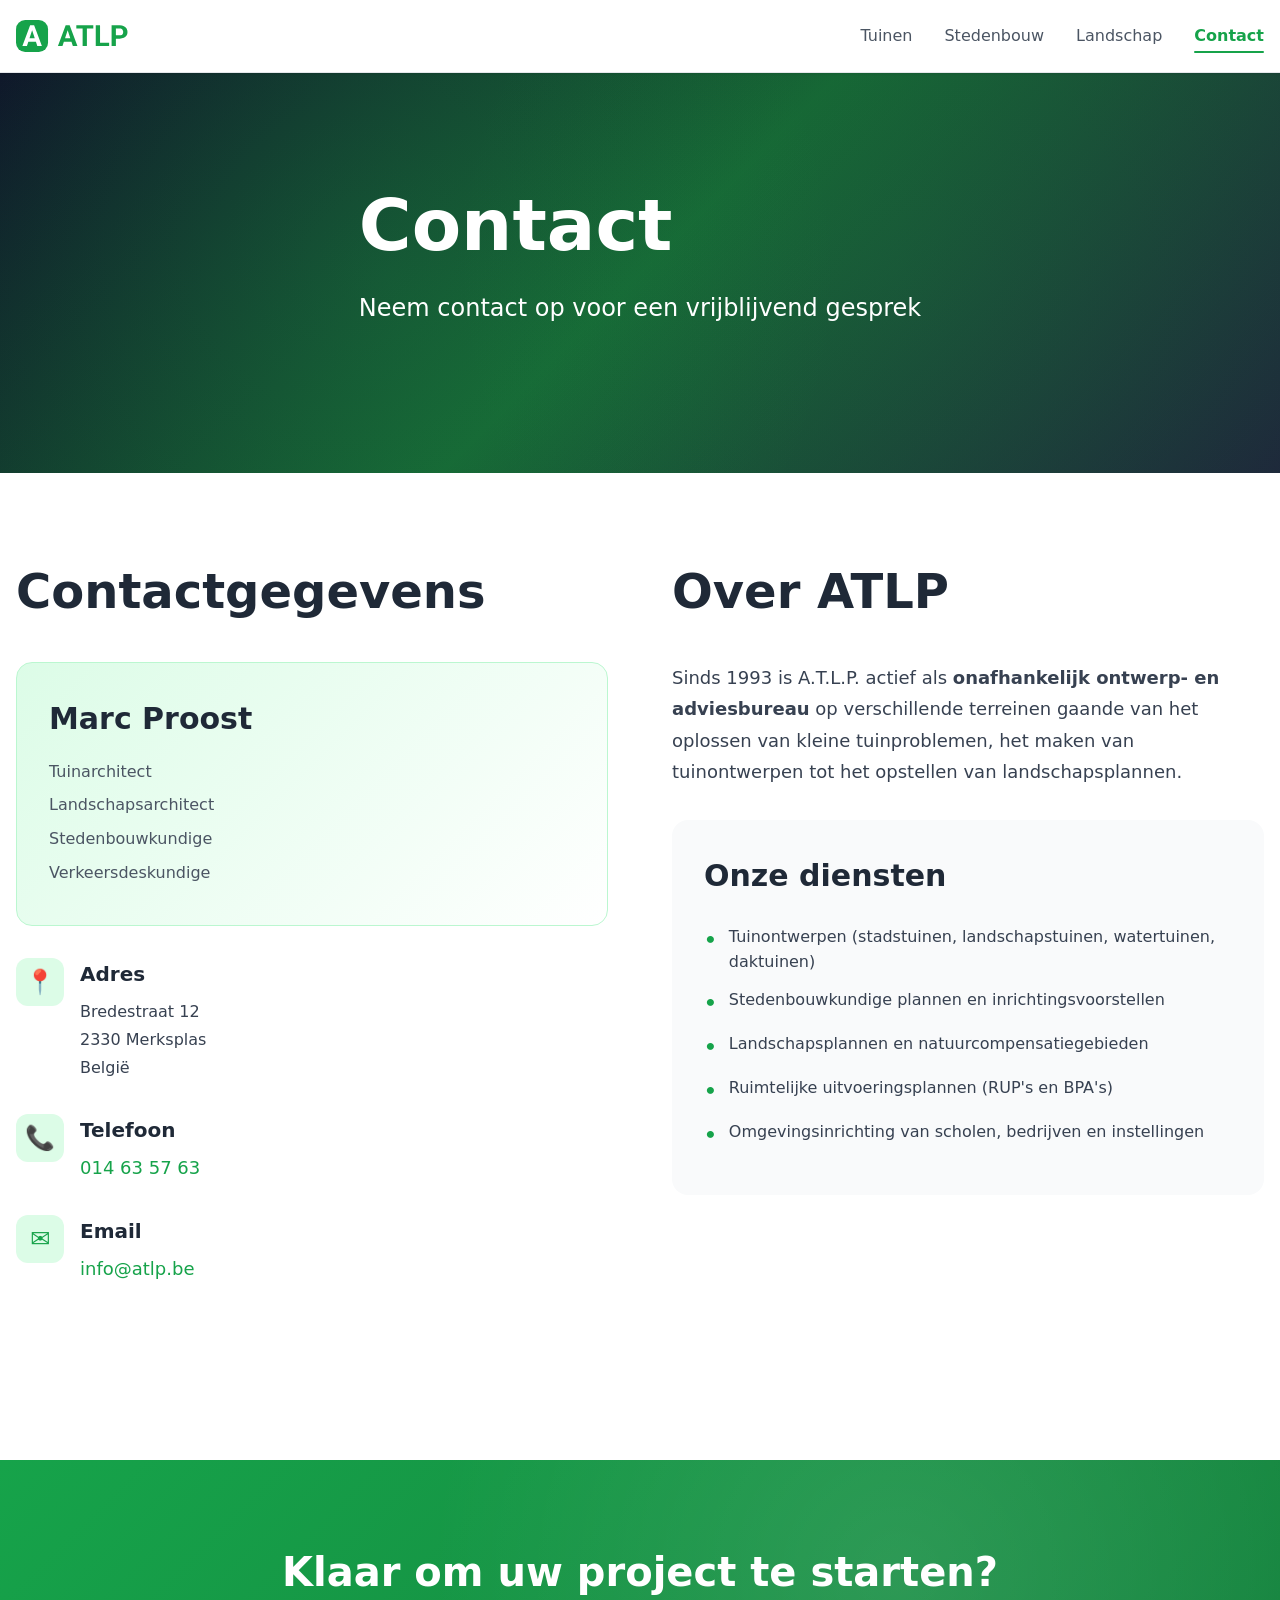
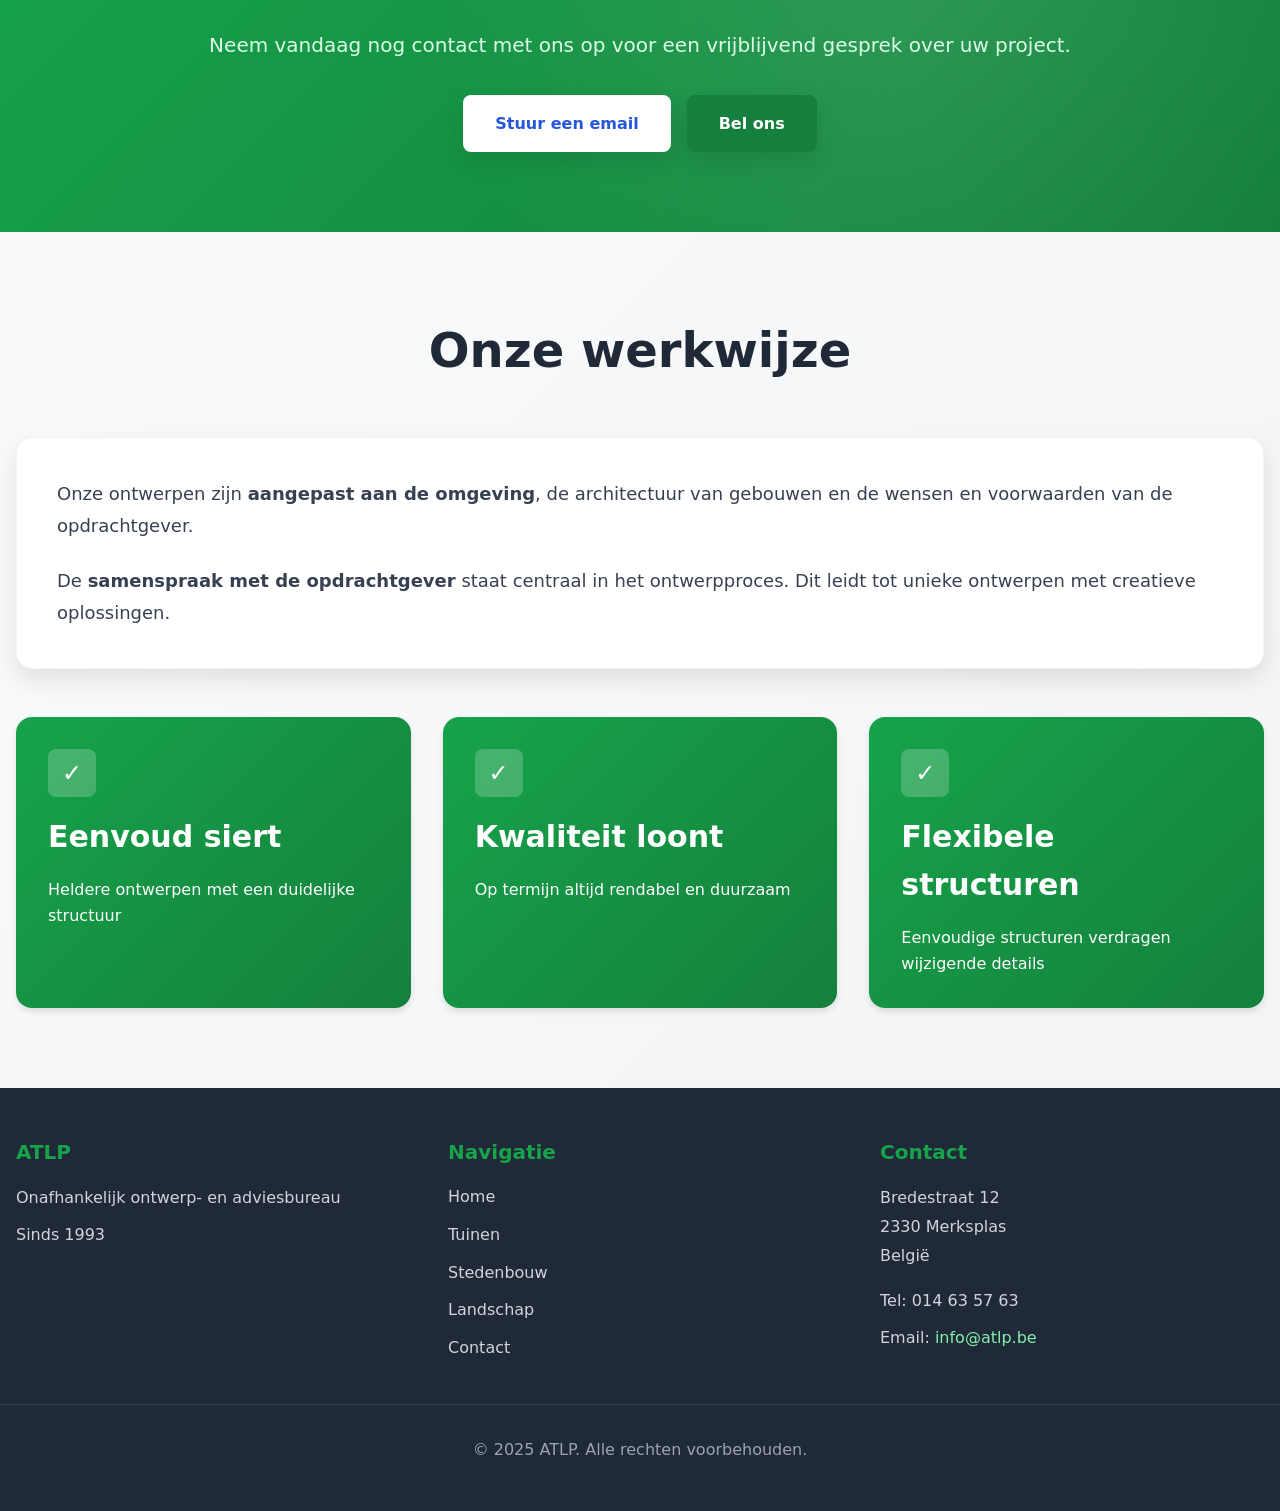
<file: contact.html>
<!DOCTYPE html>
<html lang="nl">
<head>
  <meta charset="UTF-8">
  <meta name="viewport" content="width=device-width, initial-scale=1.0">
  <title>Contact - ATLP</title>
  <meta name="description" content="Neem contact op met ATLP voor een vrijblijvend gesprek over uw project.">
  <link rel="stylesheet" href="style.css">
</head>
<body>
  <!-- Header -->
  <header>
    <div class="header-container">
      <a href="index.html" class="logo">
        <span class="logo-icon"><img src="images/logo-atlp.svg" alt="ATLP"></span>
      </a>
      
      <button class="mobile-menu-toggle">☰</button>
      
      <nav id="mainNav">
        <ul>
          <li><a href="tuinen.html">Tuinen</a></li>
          <li><a href="stedenbouw.html">Stedenbouw</a></li>
          <li><a href="landschap.html">Landschap</a></li>
          <li><a href="contact.html" class="active">Contact</a></li>
        </ul>
      </nav>
    </div>
  </header>

  <!-- Main Content -->
  <main>
    <!-- Hero Section -->
    <section class="hero hero-contact">
      <div class="hero-content">
        <h1>Contact</h1>
        <p>Neem contact op voor een vrijblijvend gesprek</p>
      </div>
    </section>

    <!-- Contact Content -->
    <section class="section-white">
      <div class="container">
        <div class="contact-grid">
          <!-- Contact Information -->
          <div>
            <h2 class="mb-4">Contactgegevens</h2>
            
            <!-- Person Info -->
            <div class="person-card">
              <h3>Marc Proost</h3>
              <p>Tuinarchitect</p>
              <p>Landschapsarchitect</p>
              <p>Stedenbouwkundige</p>
              <p>Verkeersdeskundige</p>
            </div>

            <!-- Address -->
            <div class="contact-info">
              <div class="contact-icon">📍</div>
              <div class="contact-details">
                <h3>Adres</h3>
                <p style="color: #374151; line-height: 1.75;">
                  Bredestraat 12<br>
                  2330 Merksplas<br>
                  België
                </p>
              </div>
            </div>

            <!-- Phone -->
            <div class="contact-info">
              <div class="contact-icon">📞</div>
              <div class="contact-details">
                <h3>Telefoon</h3>
                <a href="tel:014635763" style="font-size: 1.125rem;">014 63 57 63</a>
              </div>
            </div>

            <!-- Email -->
            <div class="contact-info">
              <div class="contact-icon">✉️</div>
              <div class="contact-details">
                <h3>Email</h3>
                <a href="mailto:info@atlp.be" style="font-size: 1.125rem;">info@atlp.be</a>
              </div>
            </div>
          </div>

          <!-- About & Services -->
          <div>
            <h2 class="mb-4">Over ATLP</h2>
            
            <p class="text-lg mb-3" style="color: #374151; line-height: 1.75;">
              Sinds 1993 is A.T.L.P. actief als <strong>onafhankelijk ontwerp- en adviesbureau</strong> op 
              verschillende terreinen gaande van het oplossen van kleine tuinproblemen, het maken van 
              tuinontwerpen tot het opstellen van landschapsplannen.
            </p>
            
            <div style="background: #f9fafb; padding: 2rem; border-radius: 1rem; margin-top: 2rem;">
              <h3 class="mb-3">Onze diensten</h3>
              <ul class="bullet-list">
                <li>
                  <span class="bullet">•</span>
                  <span style="color: #374151;">Tuinontwerpen (stadstuinen, landschapstuinen, watertuinen, daktuinen)</span>
                </li>
                <li>
                  <span class="bullet">•</span>
                  <span style="color: #374151;">Stedenbouwkundige plannen en inrichtingsvoorstellen</span>
                </li>
                <li>
                  <span class="bullet">•</span>
                  <span style="color: #374151;">Landschapsplannen en natuurcompensatiegebieden</span>
                </li>
                <li>
                  <span class="bullet">•</span>
                  <span style="color: #374151;">Ruimtelijke uitvoeringsplannen (RUP's en BPA's)</span>
                </li>
                <li>
                  <span class="bullet">•</span>
                  <span style="color: #374151;">Omgevingsinrichting van scholen, bedrijven en instellingen</span>
                </li>
              </ul>
            </div>
          </div>
        </div>
      </div>
    </section>

    <!-- CTA Section -->
    <section class="section-green">
      <div class="container text-center" style="position: relative; z-index: 1;">
        <h2 style="font-size: 2.5rem;">Klaar om uw project te starten?</h2>
        <p class="text-xl mb-4" style="color: #dcfce7;">
          Neem vandaag nog contact met ons op voor een vrijblijvend gesprek over uw project.
        </p>
        <div style="display: flex; gap: 1rem; justify-content: center; flex-wrap: wrap;">
          <a href="mailto:info@atlp.be" class="btn btn-secondary">Stuur een email</a>
          <a href="tel:014635763" class="btn" style="background: #15803d; color: white; box-shadow: 0 10px 25px rgba(0,0,0,0.1);">Bel ons</a>
        </div>
      </div>
    </section>

    <!-- Philosophy Section -->
    <section class="section-gray">
      <div class="container">
        <h2 class="text-center mb-6">Onze werkwijze</h2>
        
        <div style="max-width: 80rem; margin: 0 auto;">
          <div class="info-box">
            <p class="text-lg mb-3" style="color: #374151; line-height: 1.75;">
              Onze ontwerpen zijn <strong>aangepast aan de omgeving</strong>, de architectuur van 
              gebouwen en de wensen en voorwaarden van de opdrachtgever.
            </p>
            <p class="text-lg" style="color: #374151; line-height: 1.75;">
              De <strong>samenspraak met de opdrachtgever</strong> staat centraal in het ontwerpproces. 
              Dit leidt tot unieke ontwerpen met creatieve oplossingen.
            </p>
          </div>

          <div class="grid grid-3">
            <div class="feature-card">
              <div class="feature-icon">✓</div>
              <h3>Eenvoud siert</h3>
              <p>Heldere ontwerpen met een duidelijke structuur</p>
            </div>
            <div class="feature-card">
              <div class="feature-icon">✓</div>
              <h3>Kwaliteit loont</h3>
              <p>Op termijn altijd rendabel en duurzaam</p>
            </div>
            <div class="feature-card">
              <div class="feature-icon">✓</div>
              <h3>Flexibele structuren</h3>
              <p>Eenvoudige structuren verdragen wijzigende details</p>
            </div>
          </div>
        </div>
      </div>
    </section>
  </main>

  <!-- Footer -->
  <footer>
    <div class="footer-container">
      <div class="footer-section">
        <h3>ATLP</h3>
        <p>Onafhankelijk ontwerp- en adviesbureau</p>
        <p>Sinds 1993</p>
      </div>
      <div class="footer-section">
        <h3>Navigatie</h3>
        <ul class="footer-nav">
          <li><a href="index.html">Home</a></li>
          <li><a href="tuinen.html">Tuinen</a></li>
          <li><a href="stedenbouw.html">Stedenbouw</a></li>
          <li><a href="landschap.html">Landschap</a></li>
          <li><a href="contact.html">Contact</a></li>
        </ul>
      </div>
      <div class="footer-section">
        <h3>Contact</h3>
        <p>Bredestraat 12<br>2330 Merksplas<br>België</p>
        <p class="mt-2">Tel: 014 63 57 63</p>
        <p>Email: <a href="mailto:info@atlp.be">info@atlp.be</a></p>
      </div>
    </div>
    <div class="copyright">
      <div class="container">
        <p>&copy; 2025 ATLP. Alle rechten voorbehouden.</p>
      </div>
    </div>
  </footer>

  <script>
    function toggleMenu() {
      const nav = document.getElementById('mainNav');
      nav.classList.toggle('active');
    }
  </script>

  <script>
document.addEventListener("DOMContentLoaded", function () {
  const knop = document.querySelector(".mobile-menu-toggle");
  const menu = document.querySelector("nav");

  knop.addEventListener("click", function () {
    menu.classList.toggle("active");
  });
});
</script>
</body>
</html>
</file>
<file: style.css>
/* ATLP Website - Gezamenlijke Stylesheet */

/* === Reset & Base === */
* {
  margin: 0;
  padding: 0;
  box-sizing: border-box;
}

body {
  font-family: system-ui, -apple-system, BlinkMacSystemFont, 'Segoe UI', Roboto, 'Helvetica Neue', Arial, sans-serif;
  line-height: 1.6;
  color: #1f2937;
  min-height: 100vh;
  display: flex;
  flex-direction: column;
}

img {
  max-width: 100%;
  height: auto;
  display: block;
}

a {
  text-decoration: none;
  color: inherit;
}

/* === Header & Navigation === */
header {
  background: white;
  box-shadow: 0 1px 3px rgba(0, 0, 0, 0.1);
  position: relative;
  top: 0;
  z-index: 1000;
  border-bottom: 1px solid #e5e7eb;
}

.header-container {
  max-width: 1280px;
  margin: 0 auto;
  padding: 1.25rem 1rem;
  display: flex;
  justify-content: space-between;
  align-items: center;
}

.logo {
  display: flex;
  align-items: center;
  gap: 0.75rem;
  font-size: 1.5rem;
  font-weight: bold;
  color: #16a34a;
  transition: color 0.3s;
}

.logo:hover {
  color: #15803d;
}

.logo-icon {
  width: 10rem;
  height: 2rem;
  display: flex;
}

nav ul {
  display: flex;
  list-style: none;
  gap: 2rem;
}

nav a {
  color: #4b5563;
  font-weight: 500;
  transition: color 0.3s;
  position: relative;
  padding: 0.5rem 0;
}

nav a:hover {
  color: #16a34a;
}

nav a.active {
  color: #16a34a;
  font-weight: 600;
}

nav a.active::after {
  content: '';
  position: absolute;
  bottom: 0;
  left: 0;
  right: 0;
  height: 2px;
  background: #16a34a;
  border-radius: 2px;
}

/* Mobile menu toggle */
.mobile-menu-toggle {
  display: none;
  background: none;
  border: none;
  font-size: 1.5rem;
  cursor: pointer;
  color: #4b5563;
}

@media (max-width: 768px) {
  .mobile-menu-toggle {
    display: block;
  }
  
  nav {
    display: none;
    position: absolute;
    top: 100%;
    left: 0;
    right: 0;
    background: white;
    box-shadow: 0 4px 6px rgba(0, 0, 0, 0.1);
  }
  
  nav.active {
    display: block;
  }
  
  nav ul {
    flex-direction: column;
    gap: 0;
    padding: 1rem;
  }
  
  nav a {
    display: block;
    padding: 1rem;
    border-bottom: 1px solid #f3f4f6;
  }
}

/* === Main Content === */
main {
  flex: 1;
}

/* === Container === */
.container {
  max-width: 1280px;
  margin: 0 auto;
  padding: 0 1rem;
}

/* === Hero Sections === */
.hero {
  position: relative;
  height: 600px;
  color: white;
  overflow: hidden;
  display: flex;
  align-items: center;
}

.hero.hero-home {
  background: linear-gradient(135deg, #0f172a 0%, #166534 50%, #1e293b 100%);
  background-image: url("https://atlp.be/images/algemeen/kantoor.JPG");
  background-size: cover;
  background-blend-mode: overlay;
}

.hero.hero-tuinen {
  background: linear-gradient(135deg, #065f46 0%, #10b981 50%, #064e3b 100%);
}

.hero.hero-stedenbouw {
  background: linear-gradient(135deg, #1e3a8a 0%, #3b82f6 50%, #1e40af 100%);
}

.hero.hero-landschap {
  background: linear-gradient(135deg, #78350f 0%, #f59e0b 50%, #92400e 100%);
}

.hero.hero-contact {
  background: linear-gradient(135deg, #0f172a 0%, #166534 50%, #1e293b 100%);
  height: 400px;
}

.hero::before {
  content: '';
  position: absolute;
  inset: 0;
  background: radial-gradient(circle at 30% 50%, rgba(34, 197, 94, 0.1), transparent 50%);
}

.hero::after {
  content: '';
  position: absolute;
  inset: 0;
  background: radial-gradient(circle at 70% 50%, rgba(34, 197, 94, 0.05), transparent 50%);
}

.hero-content {
  position: relative;
  z-index: 1;
  max-width: 1280px;
  margin: 0 auto;
  padding: 0 1rem;
}

.hero h1 {
  font-size: 4.5rem;
  font-weight: bold;
  margin-bottom: 1.5rem;
  line-height: 1.1;
}

.hero p {
  font-size: 1.5rem;
  margin-bottom: 2rem;
  color: #ffffff;
  max-width: 48rem;
}

@media (max-width: 768px) {
  .hero {
    height: 400px;
  }
  
  .hero h1 {
    font-size: 2.5rem;
  }
  
  .hero p {
    font-size: 1.125rem;
  }
}

/* === Buttons === */
.btn {
  display: inline-block;
  padding: 1rem 2rem;
  border-radius: 0.5rem;
  font-weight: 600;
  transition: all 0.3s;
  cursor: pointer;
  border: none;
  font-size: 1rem;
}

.btn-primary {
  background: #16a34a;
  color: white;
}

.btn-primary:hover {
  background: #15803d;
  transform: scale(1.05);
}

.btn-secondary {
  background: white;
  color: #2556db;
  box-shadow: 0 10px 25px rgba(0, 0, 0, 0.1);
}

.btn-secondaryGreen {
  background: white;
  color: #1d8946;
  box-shadow: 0 10px 25px rgba(0, 0, 0, 0.1);
}

.btn-secondary:hover {
  background: #f9fafb;
  transform: scale(1.05);
}

.btn-secondaryGreen:hover {
  background: #f9fafb;
  transform: scale(1.05);
}

.btn-blue {
  background: white;
  color: #2563eb;
}

.btn-blue:hover {
  background: #f9fafb;
}

.btn-amber {
  background: white;
  color: #d97706;
}

.btn-amber:hover {
  background: #f9fafb;
  transform: scale(1.05);
}

/* === Sections === */
section {
  padding: 5rem 0;
}

.section-white {
  background: white;
}

.section-gray {
  background: linear-gradient(135deg, #f9fafb 0%, #f3f4f6 100%);
}

.section-green {
  background: linear-gradient(135deg, #16a34a 0%, #15803d 100%);
  color: white;
  position: relative;
  overflow: hidden;
}

.section-green::before {
  content: '';
  position: absolute;
  inset: 0;
  background: radial-gradient(circle at 70% 30%, rgba(255, 255, 255, 0.1), transparent 50%);
}

.section-blue {
  background: linear-gradient(135deg, #2563eb 0%, #1d4ed8 100%);
  color: white;
  position: relative;
  overflow: hidden;
}

.section-blue::before {
  content: '';
  position: absolute;
  inset: 0;
  background: radial-gradient(circle at 70% 30%, rgba(255, 255, 255, 0.1), transparent 50%);
}

.section-amber {
  background: linear-gradient(135deg, #d97706 0%, #b45309 100%);
  color: white;
  position: relative;
  overflow: hidden;
}

.section-amber::before {
  content: '';
  position: absolute;
  inset: 0;
  background: radial-gradient(circle at 70% 30%, rgba(255, 255, 255, 0.1), transparent 50%);
}

/* === Typography === */
h1 {
  font-size: 3.75rem;
  font-weight: bold;
  margin-bottom: 1.5rem;
}

h2 {
  font-size: 3rem;
  font-weight: bold;
  margin-bottom: 1.5rem;
}

h3 {
  font-size: 1.875rem;
  font-weight: bold;
  margin-bottom: 1rem;
}

.text-center {
  text-align: center;
}

.text-xl {
  font-size: 1.25rem;
  line-height: 1.75;
}

.text-lg {
  font-size: 1.125rem;
  line-height: 1.75;
}

/* === Grid Layouts === */
.grid {
  display: grid;
  gap: 2rem;
}

.grid-3 {
  grid-template-columns: repeat(3, 1fr);
}

.grid-2 {
  grid-template-columns: repeat(2, 1fr);
}

@media (max-width: 768px) {
  .grid-3,
  .grid-2 {
    grid-template-columns: 1fr;
  }
}

/* === Cards === */
.card {
  background: white;
  border-radius: 1rem;
  box-shadow: 0 4px 6px rgba(0, 0, 0, 0.1);
  overflow: hidden;
  transition: all 0.3s;
  position: relative;
}

.card:hover {
  transform: translateY(-0.5rem);
  box-shadow: 0 20px 25px rgba(0, 0, 0, 0.15);
}

.card-image {
  aspect-ratio: 4/3;
  overflow: hidden;
  position: relative;
}

.card-image img {
  width: 100%;
  height: 100%;
  object-fit: cover;
  transition: transform 0.5s;
}

.card:hover .card-image img {
  transform: scale(1.1);
}

.card-overlay {
  position: absolute;
  inset: 0;
  background: linear-gradient(to top, rgba(0, 0, 0, 0.9), rgba(0, 0, 0, 0.4), transparent);
}

.card-content {
  position: absolute;
  bottom: 0;
  left: 0;
  right: 0;
  padding: 2rem;
  color: white;
}

.card-icon {
  width: 2rem;
  height: 2rem;
  margin-right: 0.75rem;
  display: inline-block;
  vertical-align: middle;
}

/* Service Cards */
.service-card {
  background: white;
  padding: 2rem;
  border-radius: 1rem;
  box-shadow: 0 4px 6px rgba(0, 0, 0, 0.1);
  transition: all 0.3s;
}

.service-card:hover {
  transform: translateY(-0.25rem);
  box-shadow: 0 20px 25px rgba(0, 0, 0, 0.15);
}

.service-icon {
  width: 3.5rem;
  height: 3.5rem;
  background: linear-gradient(135deg, #16a34a, #15803d);
  border-radius: 0.75rem;
  display: flex;
  align-items: center;
  justify-content: center;
  color: white;
  font-size: 1.5rem;
  font-weight: bold;
  margin-bottom: 1rem;
}

/* Feature Cards */
.feature-card {
  background: linear-gradient(135deg, #16a34a, #15803d);
  color: white;
  padding: 2rem;
  border-radius: 1rem;
  box-shadow: 0 4px 6px rgba(0, 0, 0, 0.1);
}

.feature-card.blue {
  background: linear-gradient(135deg, #3b82f6, #2563eb);
}

.feature-card.amber {
  background: linear-gradient(135deg, #f59e0b, #d97706);
}

.feature-icon {
  width: 3rem;
  height: 3rem;
  background: rgba(255, 255, 255, 0.2);
  border-radius: 0.5rem;
  display: flex;
  align-items: center;
  justify-content: center;
  font-size: 1.5rem;
  margin-bottom: 1rem;
}

/* Info Box */
.info-box {
  background: white;
  padding: 2.5rem;
  border-radius: 1rem;
  box-shadow: 0 10px 25px rgba(0, 0, 0, 0.1);
  margin-bottom: 3rem;
  border: 1px solid #f3f4f6;
}

/* === Contact Info === */
.contact-grid {
  display: grid;
  grid-template-columns: repeat(2, 1fr);
  gap: 4rem;
  margin-bottom: 4rem;
}

@media (max-width: 768px) {
  .contact-grid {
    grid-template-columns: 1fr;
    gap: 2rem;
  }
}

.contact-info {
  display: flex;
  align-items: flex-start;
  gap: 1rem;
  margin-bottom: 2rem;
}

.contact-icon {
  width: 3rem;
  height: 3rem;
  background: #dcfce7;
  border-radius: 0.75rem;
  display: flex;
  align-items: center;
  justify-content: center;
  flex-shrink: 0;
  color: #16a34a;
  font-size: 1.5rem;
}

.contact-details h3 {
  font-size: 1.25rem;
  margin-bottom: 0.5rem;
  color: #1f2937;
}

.contact-details a {
  color: #16a34a;
  font-weight: 500;
  transition: color 0.3s;
}

.contact-details a:hover {
  color: #15803d;
}

.person-card {
  background: linear-gradient(135deg, #dcfce7, white);
  padding: 2rem;
  border-radius: 1rem;
  border: 1px solid #bbf7d0;
  margin-bottom: 2rem;
}

.person-card h3 {
  color: #1f2937;
  margin-bottom: 1rem;
}

.person-card p {
  color: #4b5563;
  margin-bottom: 0.5rem;
}

/* === Footer === */
footer {
  background: #1f2937;
  color: white;
  padding: 3rem 0;
  margin-top: auto;
}

.footer-container {
  max-width: 1280px;
  margin: 0 auto;
  padding: 0 1rem;
  display: grid;
  grid-template-columns: repeat(3, 1fr);
  gap: 3rem;
}

@media (max-width: 768px) {
  .footer-container {
    grid-template-columns: 1fr;
    gap: 2rem;
  }
}

.footer-section h3 {
  font-size: 1.25rem;
  margin-bottom: 1rem;
  color: #16a34a;
}

.footer-section p {
  color: #d1d5db;
  margin-bottom: 0.5rem;
  line-height: 1.8;
}

.footer-section a {
  color: #86efac;
  transition: color 0.3s;
}

.footer-section a:hover {
  color: #4ade80;
}

.footer-nav {
  list-style: none;
}

.footer-nav li {
  margin-bottom: 0.75rem;
}

.footer-nav a {
  color: #d1d5db;
  transition: color 0.3s;
}

.footer-nav a:hover {
  color: white;
}

.copyright {
  text-align: center;
  padding-top: 2rem;
  margin-top: 2rem;
  border-top: 1px solid #374151;
  color: #9ca3af;
}

/* === Utilities === */
.mb-1 { margin-bottom: 0.5rem; }
.mb-2 { margin-bottom: 1rem; }
.mb-3 { margin-bottom: 1.5rem; }
.mb-4 { margin-bottom: 2rem; }
.mb-6 { margin-bottom: 3rem; }
.mb-8 { margin-bottom: 4rem; }

.mt-2 { margin-top: 1rem; }
.mt-4 { margin-top: 2rem; }

.relative { position: relative; }

/* === Image Gallery === */
.image-feature {
  border-radius: 1rem;
  box-shadow: 0 20px 25px rgba(0, 0, 0, 0.15);
  overflow: hidden;
}

.image-feature img {
  width: 100%;
  height: auto;
}

/* === List Styles === */
.bullet-list {
  list-style: none;
  margin-top: 1.5rem;
}

.bullet-list li {
  display: flex;
  align-items: flex-start;
  gap: 0.75rem;
  margin-bottom: 0.75rem;
}

.bullet-list .bullet {
  color: #16a34a;
  font-weight: bold;
  font-size: 1.25rem;
  flex-shrink: 0;
}

.bullet-list.blue .bullet {
  color: #3b82f6;
}

.bullet-list.amber .bullet {
  color: #f59e0b;
}

/* === Numbered Cards === */
.numbered-card {
  background: white;
  padding: 2rem;
  border-radius: 1rem;
  box-shadow: 0 4px 6px rgba(0, 0, 0, 0.1);
  transition: all 0.3s;
  display: flex;
  gap: 1.5rem;
}

.numbered-card:hover {
  transform: translateY(-0.25rem);
  box-shadow: 0 20px 25px rgba(0, 0, 0, 0.15);
}

.number-badge {
  width: 3.5rem;
  height: 3.5rem;
  background: linear-gradient(135deg, #3b82f6, #2563eb);
  border-radius: 0.75rem;
  display: flex;
  align-items: center;
  justify-content: center;
  color: white;
  font-size: 1.25rem;
  font-weight: bold;
  flex-shrink: 0;
  box-shadow: 0 4px 6px rgba(0, 0, 0, 0.1);
}

.number-badge.amber {
  background: linear-gradient(135deg, #f59e0b, #d97706);
}

/* === Approach Section === */
.approach-item {
  display: flex;
  align-items: flex-start;
  gap: 1rem;
  margin-bottom: 1.5rem;
}

.approach-bullet {
  width: 0.75rem;
  height: 0.75rem;
  background: #3b82f6;
  border-radius: 50%;
  flex-shrink: 0;
  margin-top: 0.5rem;
}

.approach-bullet.amber {
  background: #f59e0b;
}

/* === Responsive === */
@media (max-width: 1024px) {
  h1 {
    font-size: 3rem;
  }
  
  h2 {
    font-size: 2.25rem;
  }
  
  section {
    padding: 3rem 0;
  }
}

@media (max-width: 640px) {
  h1 {
    font-size: 2rem;
  }
  
  h2 {
    font-size: 1.875rem;
  }
  
  h3 {
    font-size: 1.5rem;
  }
  
  section {
    padding: 2rem 0;
  }
}

/* === FIX overflow numbered-card === */

.numbered-card {
  min-width: 0;
  width: 100%;
  flex-wrap: wrap; /* mag onder elkaar op klein scherm */
}

.numbered-card > * {
  min-width: 0; /* laat content krimpen */
}

.numbered-card h3,
.numbered-card p {
  word-break: break-word;
}

/* FIX overflow zonder layout te veranderen */

.grid-2,
.grid-3 {
  width: 100%;
}

.grid > * {
  min-width: 0;
}

.service-card,
.numbered-card {
  width: 100%;
  max-width: 100%;
}

/* Alleen mobiel iets compacter maken */
@media (max-width: 768px) {
  .service-card,
  .numbered-card {
    padding: 1.25rem; /* iets kleiner dan 2rem */
  }
}

@media (max-width: 360px) {
  h2 {
    font-size: 1.5rem !important;
  }
}
</file>
